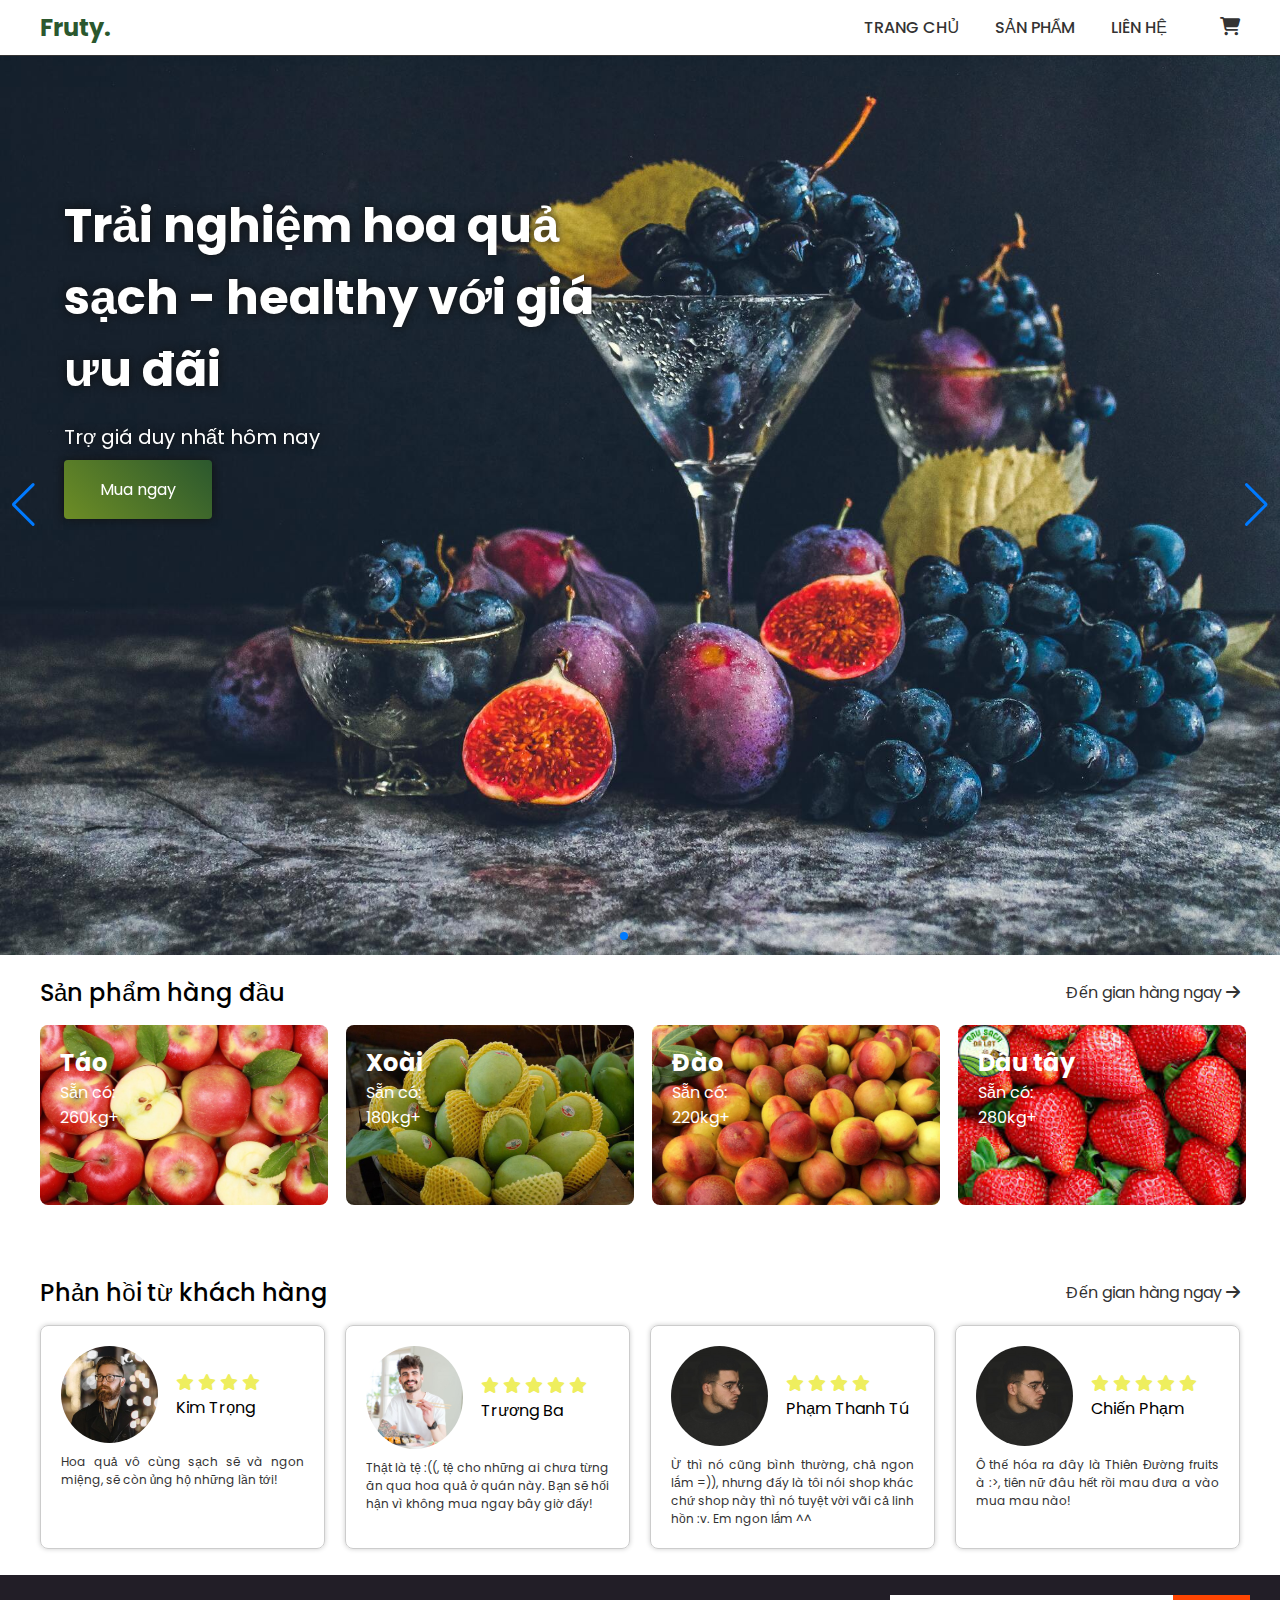
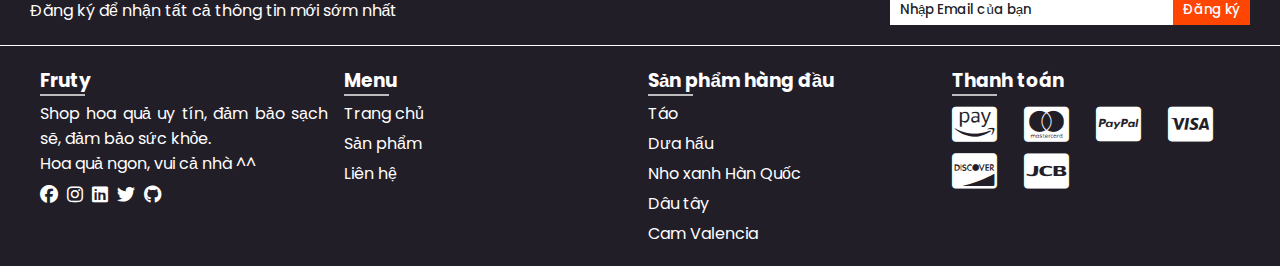
<file: index.html>
<!DOCTYPE html>
<html lang="en">
<head>
    <meta charset="UTF-8">
    <meta http-equiv="X-UA-Compatible" content="IE=edge">
    <meta name="viewport" content="width=device-width, initial-scale=1.0">
    <link rel="shortcut icon" href="./img/logo.jpg" type="image/x-icon">
    <link rel="stylesheet" href="https://cdnjs.cloudflare.com/ajax/libs/font-awesome/6.1.1/css/all.min.css">
    <link rel="stylesheet" href="./header.css">
    <link rel="stylesheet" href="./main.css">
    <link
      rel="stylesheet"
      href="https://unpkg.com/swiper/swiper-bundle.min.css"
    />
    <title>Fruty</title>
</head>
<body>
        <!-- home section start -->
        <div class="home" id="header">
            <!-- navbar -->
            <nav class="navbar">
                <div class="logo">
                    <a href="#">Fruty<span>.</span></a>
                </div>
    
                <ul class="nav-items">
                    <li><a href="#header">Trang chủ</a></li>
                    <li><a href="category.html">Sản phẩm</a></li>
                    <li><a href="contact.html">Liên hệ</a></li>
                    <a href="category.html"><i class="fa-solid fa-cart-shopping"></i></a>
                </ul>
            </nav>
    
            <div class="slider swiper mySwiper">
                <div class="swiper-wrapper">
                    <div class="swiper-slide i1">
                        <div id="hero">
                            <h1>Trải nghiệm hoa quả sạch - healthy với giá ưu đãi</h1>
                            <p>Trợ giá duy nhất hôm nay</p>
                            <div class="btn">
                                <a href="category.html">Mua ngay</a>
                            </div>
                        </div>
                    </div>
                    <div class="swiper-slide i2">
                        <div id="hero">
                            <h1>Trải nghiệm hoa quả sạch - healthy với giá ưu đãi</h1>
                            <p>Trợ giá duy nhất hôm nay</p>
                            <div class="btn">
                                <a href="category.html">Mua ngay</a>
                            </div>
                        </div>
                    </div>
                    <div class="swiper-slide i3">
                        <div id="hero">
                            <h1>Trải nghiệm hoa quả sạch - healthy với giá ưu đãi</h1>
                            <p>Trợ giá duy nhất hôm nay</p>
                            <div class="btn">
                                <a href="category.html">Mua ngay</a>
                            </div>
                        </div>
                    </div>
                </div>
                <div class="swiper-button-next"></div>
                <div class="swiper-button-prev"></div>
                <div class="swiper-pagination"></div>
            </div>
    
        </div>
        <!-- home section end -->

        <div class="content">
            <div class="section-wrap">
                <div class="sub-section-title">
                    <p>Sản phẩm hàng đầu</p>
                    <a href="category.html">Đến gian hàng ngay  <i class="fa-solid fa-arrow-right"></i></a>
                </div>
    
                <div class="products">
                    <div class="fruit apple">
                        <div class="fruit-text">
                            <h2>Táo</h2>
                            <p>Sẵn có:</p>
                            <span>260kg+</span>
                        </div>
                    </div>
    
                    <div class="fruit mango">
                        <div class="fruit-text">
                            <h2>Xoài</h2>
                            <p>Sẵn có: </p>
                            <span>180kg+</span>
                        </div>
                    </div>
    
                    <div class="fruit peach">
                        <div class="fruit-text">
                            <h2>Đào </h2>
                            <p>Sẵn có: </p>
                            <span>220kg+</span>
                        </div>
                    </div>
    
                    <div class="fruit strawberry">
                        <div class="fruit-text">
                            <h2>Dâu tây</h2>
                            <p>Sẵn có: </p>
                            <span>280kg+</span>
                        </div>
                    </div>
                </div>
            </div>

            <div class="section-wrap">
                <div class="sub-section-title">
                    <p>Phản hồi từ khách hàng</p>
                    <a href="category.html">Đến gian hàng ngay  <i class="fa-solid fa-arrow-right"></i></a>
                </div>
    
                <div class="customer-fbs">
                    <div class="feedback">
                        <div class="customer-disc">
                            <img src="./img/customer_1.jpg" alt="">
                            <div class="review">
                                <p class="star">
                                    <i class="fa-solid fa-star"></i>
                                    <i class="fa-solid fa-star"></i>
                                    <i class="fa-solid fa-star"></i>
                                    <i class="fa-solid fa-star"></i>
                                </p>
                                <p>Kim Trọng</p>
                            </div>
                        </div>
                        <div class="customer-cmt">
                            <p>Hoa quả vô cùng sạch sẽ và ngon miệng, sẽ còn ủng hộ những lần tới! </p>
                        </div>
                    </div>

                    <div class="feedback">
                        <div class="customer-disc">
                            <img src="./img/customer_2.jpg" alt="">
                            <div class="review">
                                <p class="star">
                                    <i class="fa-solid fa-star"></i>
                                    <i class="fa-solid fa-star"></i>
                                    <i class="fa-solid fa-star"></i>
                                    <i class="fa-solid fa-star"></i>
                                    <i class="fa-solid fa-star"></i>
                                </p>
                                <p>Trương Ba</p>
                            </div>
                        </div>
                        <div class="customer-cmt">
                            <p>Thật là tệ :((, tệ cho những ai chưa từng ăn qua hoa quả ở quán này. Bạn sẽ hối hận vì không mua ngay bây giờ đấy!</p>
                        </div>
                    </div>

                    <div class="feedback">
                        <div class="customer-disc">
                            <img src="./img/customer_4.jpg" alt="">
                            <div class="review">
                                <p class="star">
                                    <i class="fa-solid fa-star"></i>
                                    <i class="fa-solid fa-star"></i>
                                    <i class="fa-solid fa-star"></i>
                                    <i class="fa-solid fa-star"></i>
                                </p>
                                <p>Phạm Thanh Tú</p>
                            </div>
                        </div>
                        <div class="customer-cmt">
                            <p>Ừ thì nó cũng bình thường, chả ngon lắm =)), nhưng đấy là tôi nói shop khác chứ shop này thì nó tuyệt vời vãi cả linh hồn :v. Em ngon lắm ^^ </p>
                        </div>
                    </div>

                    <div class="feedback">
                        <div class="customer-disc">
                            <img src="./img/customer_4.jpg" alt="">
                            <div class="review">
                                <p class="star">
                                    <i class="fa-solid fa-star"></i>
                                    <i class="fa-solid fa-star"></i>
                                    <i class="fa-solid fa-star"></i>
                                    <i class="fa-solid fa-star"></i>
                                    <i class="fa-solid fa-star"></i>
                                </p>
                                <p>Chiến Phạm</p>
                            </div>
                        </div>
                        <div class="customer-cmt">
                            <p>Ô thế hóa ra đây là Thiên Đường fruits à :>, tiên nữ đâu hết rồi mau đưa a vào mua mau nào!</p>
                        </div>
                    </div>
                </div>
            </div>
            
        </div>
        <footer>
            <div class="subcribe-section">
                <p>Đăng ký để nhận tất cả thông tin mới sớm nhất</p>
                <form class="input-form">
                    <input type="text" placeholder="Nhập Email của bạn" required>
                    <button type="submit">Đăng ký</button>
                </form>
            </div>

            <div class="more-in4-section">
                <div class="fruty">
                    <h3>
                        Fruty
                        <p class="boder-bt"></p>
                    </h3>
                    <p>Shop hoa quả uy tín, đảm bảo sạch sẽ, đảm bảo sức khỏe. <br>Hoa quả ngon, vui cả nhà ^^</p>
                    <a href="#"><i class="fa-brands fa-facebook"></i></a>
                    <a href="#"><i class="fa-brands fa-instagram"></i></a>
                    <a href="#"><i class="fa-brands fa-linkedin"></i></a>
                    <a href="#"><i class="fa-brands fa-twitter"></i></a>
                    <a href="#"><i class="fa-brands fa-github"></i></a>
                </div>
    
                <div class="menu">
                    <h3>
                        Menu
                        <p class="boder-bt"></p>
                    </h3>
                    <p><a href="index.html">Trang chủ</a></p>
                    <p><a href="category.html">Sản phẩm</a></p>
                    <p><a href="contact.html">Liên hệ</a></p>
                </div>
    
                <div class="top-prod">
                    <h3>
                        Sản phẩm hàng đầu
                        <p class="boder-bt"></p>
                    </h3>
                    <p>Táo</p>
                    <p>Dưa hấu</p>
                    <p>Nho xanh Hàn Quốc</p>
                    <p>Dâu tây</p>
                    <p>Cam Valencia</p>
                </div>
                
                <div class="payment">
                    <h3>
                        Thanh toán
                        <p class="boder-bt"></p>
                    </h3>
                    <div class="pay-method">
                        <p><i class="fa-brands fa-cc-amazon-pay"></i></p>
                        <p><i class="fa-brands fa-cc-mastercard"></i></p>
                        <p><i class="fa-brands fa-cc-paypal"></i></p>
                        <p><i class="fa-brands fa-cc-visa"></i></p>
                        <p><i class="fa-brands fa-cc-discover"></i></p>
                        <p><i class="fa-brands fa-cc-jcb"></i></p>
                    </div>
                </div>
            </div>
        </footer>
        <script src="https://unpkg.com/swiper/swiper-bundle.min.js"></script>
        <script src="./js/main.js"></script>    
</body>
</html>
</file>
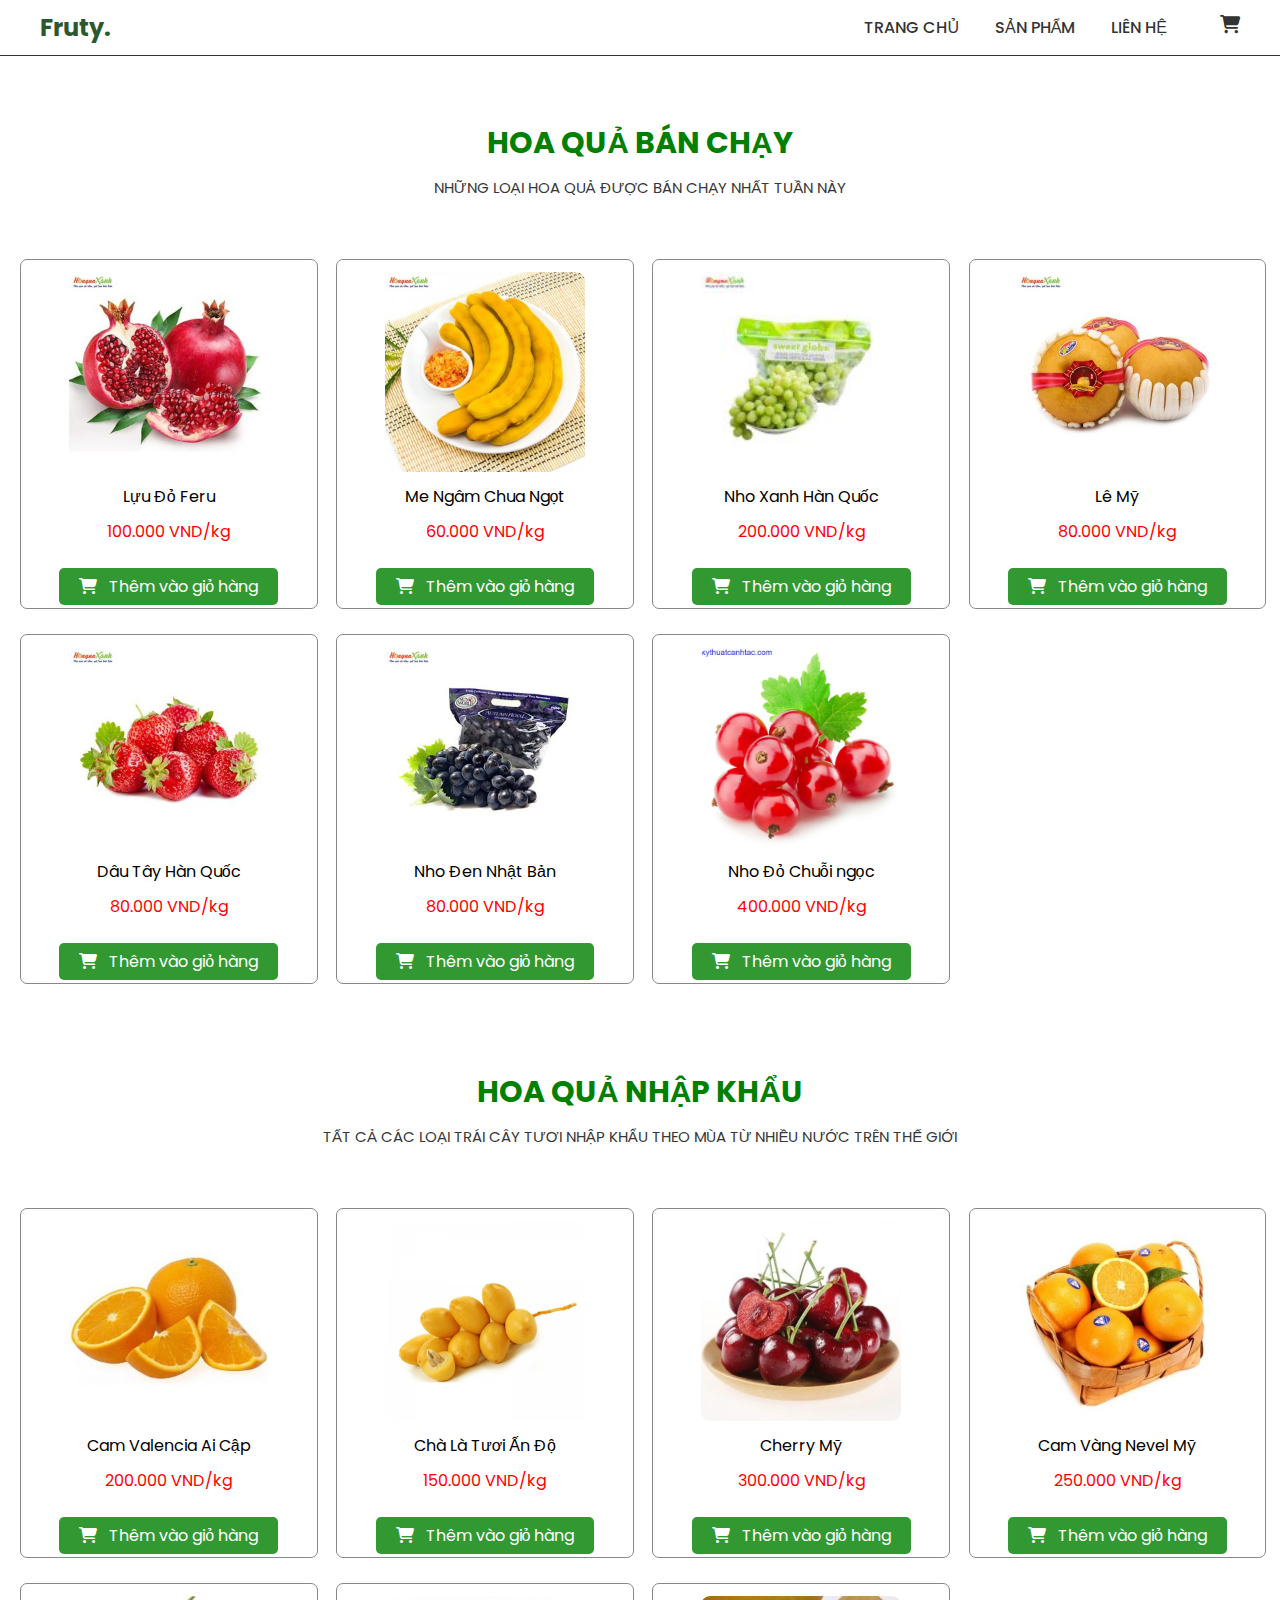
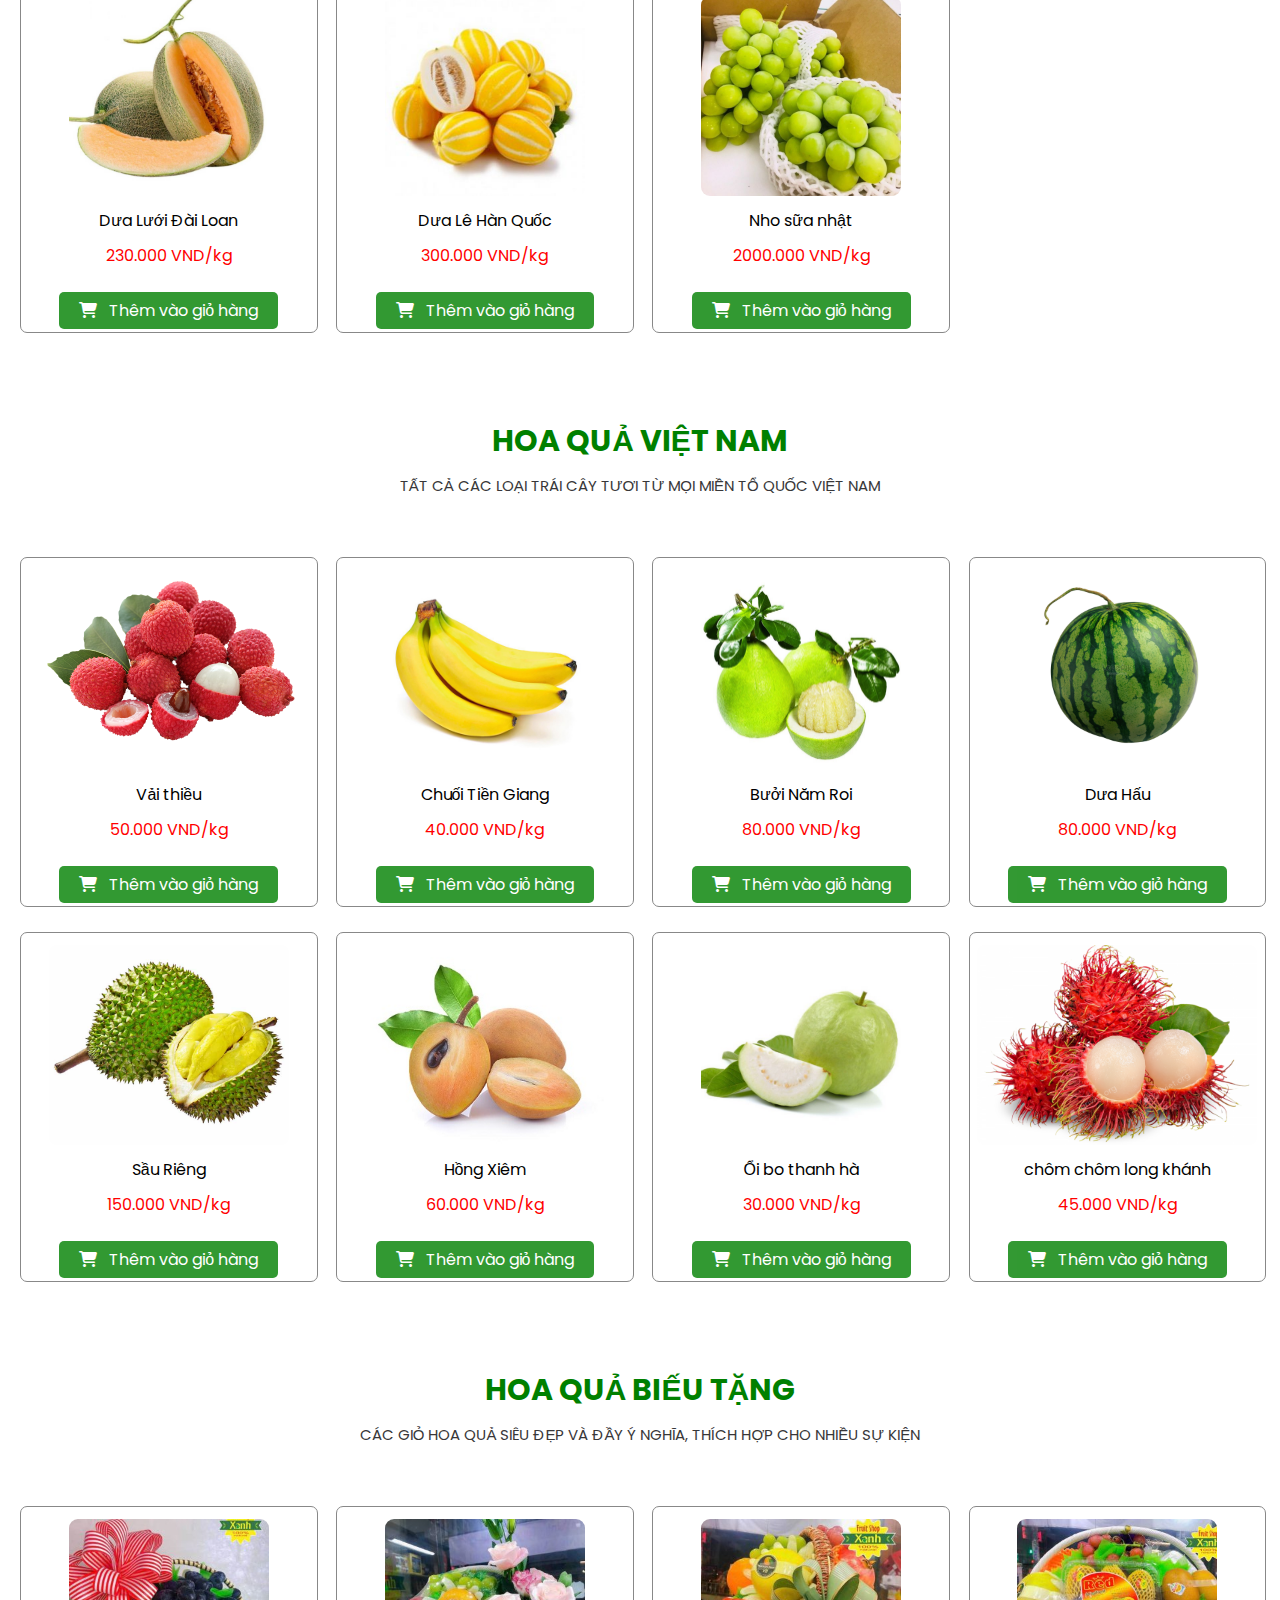
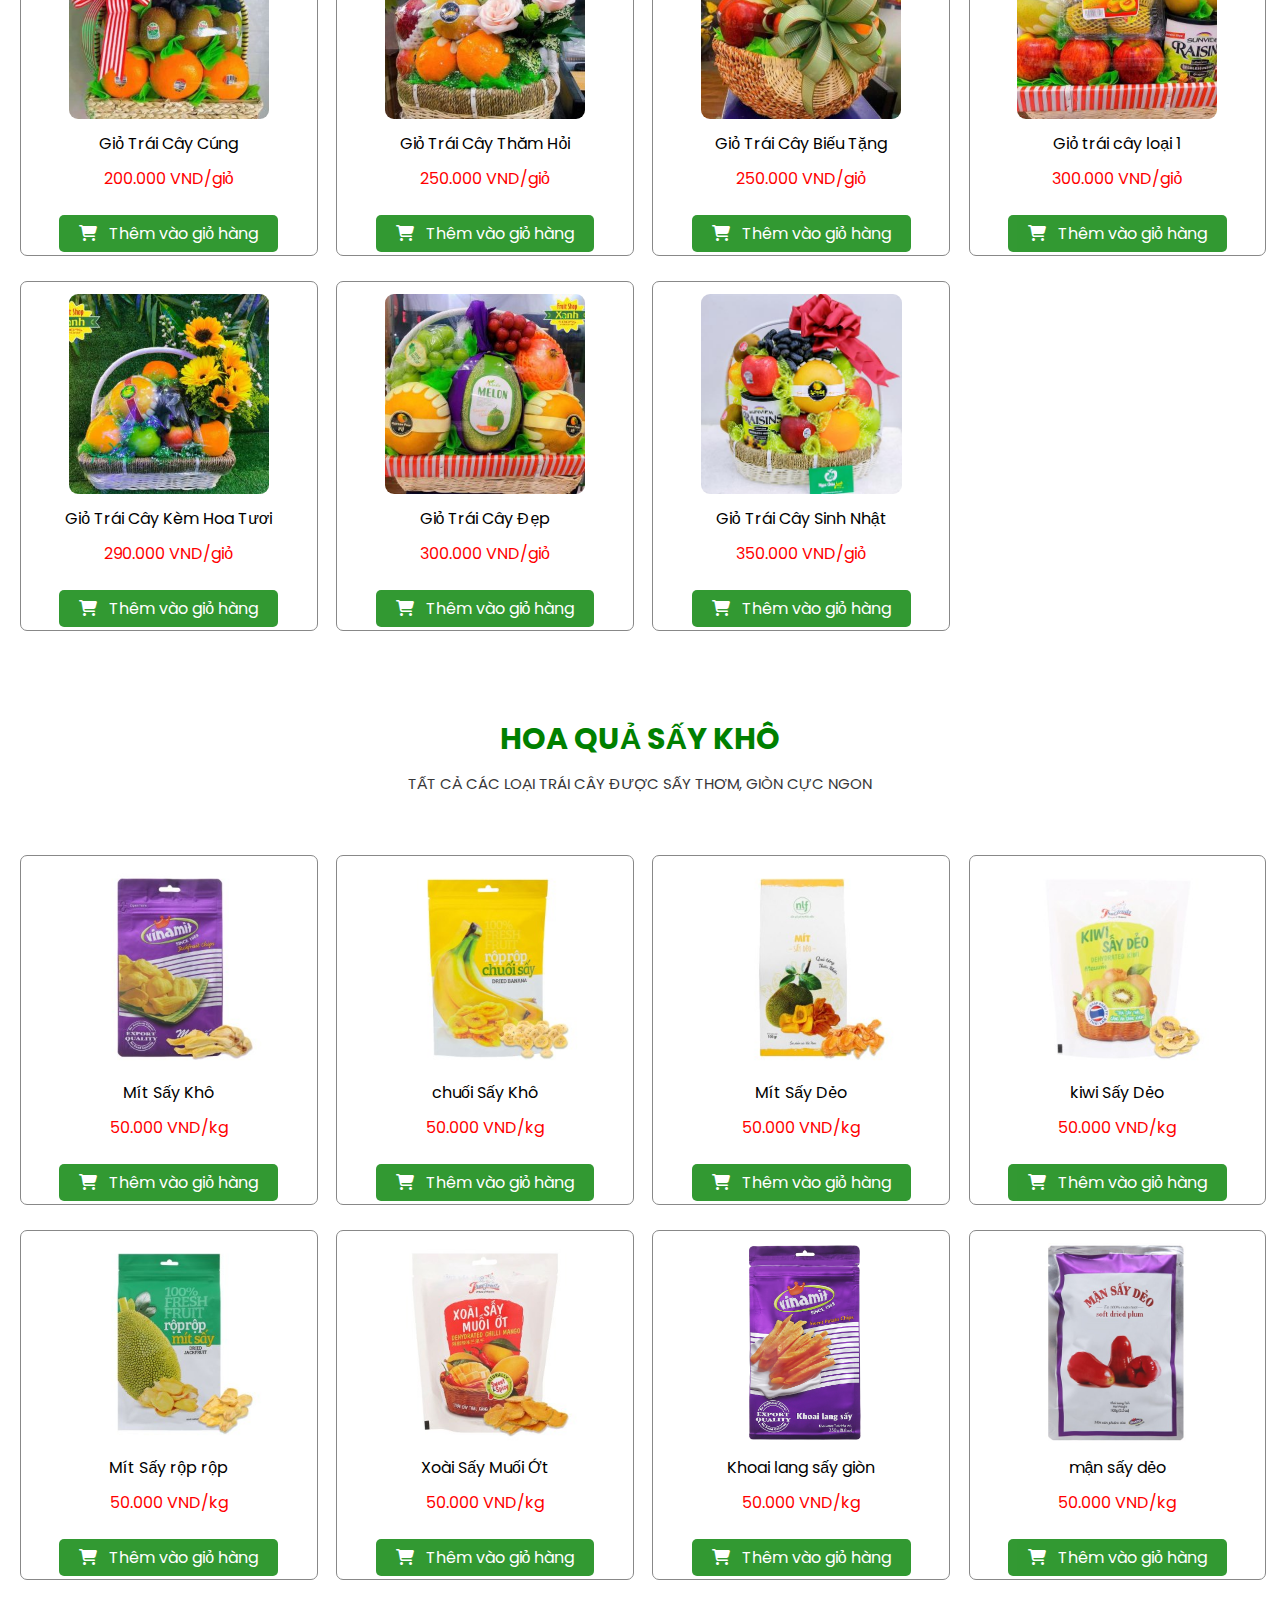
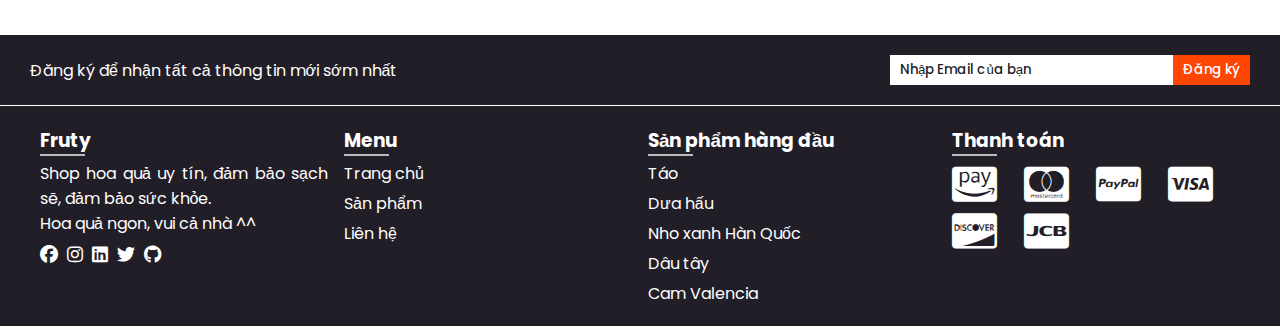
<file: category.html>
<!DOCTYPE html>
<html lang="en">
<head>
    <meta charset="UTF-8">
    <meta http-equiv="X-UA-Compatible" content="IE=edge">
    <meta name="viewport" content="width=device-width, initial-scale=1.0">
    <title>Sản Phẩm</title>

    <link rel="shortcut icon" href="./img/logo.jpg" type="image/x-icon">
    <link rel="stylesheet" href="https://cdnjs.cloudflare.com/ajax/libs/font-awesome/6.1.1/css/all.min.css">
    <link rel="stylesheet" href="./header.css">
    <link rel="stylesheet" href="./category.css">
    <link
      rel="stylesheet"
      href="https://unpkg.com/swiper/swiper-bundle.min.css"
    />
</head>
<body>
    <!-- Header section start -->
    <header class="header" id="header">
        <nav class="navbar">
                <div class="logo">
                    <a href="index.html">Fruty<span>.</span></a>
                </div>
    
                <ul class="nav-items">
                    <li><a href="index.html">Trang chủ</a></li>
                    <li><a href="category.html">Sản phẩm</a></li>
                    <li><a href="contact.html">Liên hệ</a></li>
                    <i class="fa-solid fa-cart-shopping" id="cart-icon"></i>
                </ul>
            </nav>
        
        <div class="cart_main">
            <h2 class="cart-title">Giỏ hàng của bạn</h2>
            <!-- content -->
            <div class="cart-content" id="itemstorage">
                
            </div>
            <!-- total -->
            <div class="total">
                <div class="total-title">Tổng: </div>
                <div class="total-price">0</div>
            </div>
            <!-- Buy btn -->
            <button type="button" class="btn-buy">Thanh toán ngay</button>
            <!-- cart close -->
            <i class="fa-solid fa-xmark" id="close-cart"></i>   
        </div>
    </header>
    <!-- Header section end -->

    <div class="category">
        <div class="heading" id="trend_fruit">
            <h1 class="heading1">hoa quả bán chạy</h1>
            <p style="margin-top: 10px;">những loại hoa quả được bán chạy nhất tuần này</p>
        </div>

        <div class="fruits">
            <div class="fruit">
                <img src="./img/25.jpg" alt="" class="product-img">
                <p class="product-title">Lựu Đỏ Feru</p>
                <p class="price">100.000 VND/kg</p>
                <a class="button add-cart">
                    <i class="fa-solid fa-cart-shopping"></i>
                    Thêm vào giỏ hàng
                </a>
            </div>

            <div class="fruit">
                <img src="./img/26.jpg" alt="" class="product-img">
                <p class="product-title">Me Ngâm Chua Ngọt</p>
                <p class="price">60.000 VND/kg</p>
                <a class="button add-cart">
                    <i class="fa-solid fa-cart-shopping"></i>
                    Thêm vào giỏ hàng
                </a>
            </div>

            <div class="fruit">
                <img src="./img/27.jpg" alt="" class="product-img">
                <p class="product-title">Nho Xanh Hàn Quốc</p>
                <p class="price">200.000 VND/kg</p>
                <a class="button add-cart">
                    <i class="fa-solid fa-cart-shopping"></i>
                    Thêm vào giỏ hàng
                </a>
            </div>

            <div class="fruit">
                <img src="./img/28.jpg" alt="" class="product-img">
                <p class="product-title">Lê Mỹ</p>
                <p class="price">80.000 VND/kg</p>
                <a class="button add-cart">
                    <i class="fa-solid fa-cart-shopping"></i>
                    Thêm vào giỏ hàng
                </a>
            </div>

            <div class="fruit">
                <img src="./img/29.jpg" alt="" class="product-img">
                <p class="product-title">Dâu Tây Hàn Quốc</p>
                <p class="price">80.000 VND/kg</p>
                <a class="button add-cart">
                    <i class="fa-solid fa-cart-shopping"></i>
                    Thêm vào giỏ hàng
                </a>
            </div>

            <div class="fruit">
                <img src="./img/30.jpg" alt="" class="product-img">
                <p class="product-title">Nho Đen Nhật Bản</p>
                <p class="price">80.000 VND/kg</p>
                <a class="button add-cart">
                    <i class="fa-solid fa-cart-shopping"></i>
                    Thêm vào giỏ hàng
                </a>
            </div>

            <div class="fruit">
                <img src="./img/36.jpg" alt="" class="product-img">
                <p class="product-title">Nho Đỏ Chuỗi ngọc</p>
                <p class="price">400.000 VND/kg</p>
                <a class="button add-cart">
                    <i class="fa-solid fa-cart-shopping"></i>
                    Thêm vào giỏ hàng
                </a>
            </div>
        </div>
    </div>

    <div class="category">
        <div class="heading" id="import_fruit">
            <h1>hoa quả nhập khẩu</h1>
            <p style="margin-top: 10px;">tất cả các loại trái cây tươi nhập khẩu theo mùa từ nhiều nước trên thế giới</p>
        </div>

        <div class="fruits">
            <div class="fruit">
                <img src="./img/1.jpg" alt="" class="product-img">
                <p class="product-title">Cam Valencia Ai Cập</p>
                <p class="price">200.000 VND/kg</p>
                <a class="button add-cart">
                    <i class="fa-solid fa-cart-shopping"></i>
                    Thêm vào giỏ hàng
                </a>
            </div>

            <div class="fruit">
                <img src="./img/2.jpg" alt="" class="product-img">
                <p class="product-title">Chà Là Tươi Ấn Độ</p>
                <p class="price">150.000 VND/kg</p>
                <a class="button add-cart">
                    <i class="fa-solid fa-cart-shopping"></i>
                    Thêm vào giỏ hàng
                </a>
            </div>

            <div class="fruit">
                <img src="./img/3.jpg" alt="" class="product-img">
                <p class="product-title">Cherry Mỹ</p>
                <p class="price">300.000 VND/kg</p>
                <a class="button add-cart">
                    <i class="fa-solid fa-cart-shopping"></i>
                    Thêm vào giỏ hàng
                </a>
            </div>

            <div class="fruit">
                <img src="./img/4.jpg" alt="" class="product-img">
                <p class="product-title">Cam Vàng Nevel Mỹ</p>
                <p class="price">250.000 VND/kg</p>
                <a class="button add-cart">
                    <i class="fa-solid fa-cart-shopping"></i>
                    Thêm vào giỏ hàng
                </a>
            </div>

            <div class="fruit">
                <img src="./img/5.jpg" alt="" class="product-img">
                <p class="product-title">Dưa Lưới Đài Loan</p>
                <p class="price">230.000 VND/kg</p>
                <a class="button add-cart">
                    <i class="fa-solid fa-cart-shopping"></i>
                    Thêm vào giỏ hàng
                </a>
            </div>

            <div class="fruit">
                <img src="./img/6.jpg" alt="" class="product-img">
                <p class="product-title">Dưa Lê Hàn Quốc</p>
                <p class="price">300.000 VND/kg</p>
                <a class="button add-cart">
                    <i class="fa-solid fa-cart-shopping"></i>
                    Thêm vào giỏ hàng
                </a>
            </div>

            <div class="fruit">
                <img src="./img/37.jpg" alt="" class="product-img">
                <p class="product-title">Nho sữa nhật</p>
                <p class="price">2000.000 VND/kg</p>
                <a class="button add-cart">
                    <i class="fa-solid fa-cart-shopping"></i>
                    Thêm vào giỏ hàng
                </a>
            </div>
        </div>
    </div>

    <div class="category">
        <div class="heading" id="vn_fruit">
            <h1>hoa quả việt nam</h1>
            <p style="margin-top: 10px;">tất cả các loại trái cây tươi từ mọi miền tổ quốc việt nam</p>
        </div>

        <div class="fruits">
            <div class="fruit">
                <img src="./img/7.jpg" alt="" class="product-img">
                <p class="product-title">Vải thiều </p>
                <p class="price">50.000 VND/kg</p>
                <a class="button add-cart">
                    <i class="fa-solid fa-cart-shopping"></i>
                    Thêm vào giỏ hàng
                </a>
            </div>

            <div class="fruit">
                <img src="./img/8.jpg" alt="" class="product-img">
                <p class="product-title">Chuối Tiền Giang</p>
                <p class="price">40.000 VND/kg</p>
                <a class="button add-cart">
                    <i class="fa-solid fa-cart-shopping"></i>
                    Thêm vào giỏ hàng
                </a>
            </div>

            <div class="fruit">
                <img src="./img/9.jpg" alt="" class="product-img">
                <p class="product-title">Bưởi Năm Roi</p>
                <p class="price">80.000 VND/kg</p>
                <a class="button add-cart">
                    <i class="fa-solid fa-cart-shopping"></i>
                    Thêm vào giỏ hàng
                </a>
            </div>

            <div class="fruit">
                <img src="./img/10.jpg" alt="" class="product-img">
                <p class="product-title">Dưa Hấu</p>
                <p class="price">80.000 VND/kg</p>
                <a class="button add-cart">
                    <i class="fa-solid fa-cart-shopping"></i>
                    Thêm vào giỏ hàng
                </a>
            </div>

            <div class="fruit">
                <img src="./img/11.jpg" alt="" class="product-img">
                <p class="product-title">Sầu Riêng</p>
                <p class="price">150.000 VND/kg</p>
                <a class="button add-cart">
                    <i class="fa-solid fa-cart-shopping"></i>
                    Thêm vào giỏ hàng
                </a>
            </div>

            <div class="fruit">
                <img src="./img/12.jpg" alt="" class="product-img">
                <p class="product-title">Hồng Xiêm</p>
                <p class="price">60.000 VND/kg</p>
                <a class="button add-cart">
                    <i class="fa-solid fa-cart-shopping"></i>
                    Thêm vào giỏ hàng
                </a>
            </div>

            <div class="fruit">
                <img src="./img/34.jpg" alt="" class="product-img">
                <p class="product-title">Ổi bo thanh hà</p>
                <p class="price">30.000 VND/kg</p>
                <a class="button add-cart">
                    <i class="fa-solid fa-cart-shopping"></i>
                    Thêm vào giỏ hàng
                </a>
            </div>

            <div class="fruit">
                <img src="./img/35.jpg" alt="" class="product-img">
                <p class="product-title">chôm chôm long khánh</p>
                <p class="price">45.000 VND/kg</p>
                <a class="button add-cart">
                    <i class="fa-solid fa-cart-shopping"></i>
                    Thêm vào giỏ hàng
                </a>
            </div>
        </div>
    </div>

    <div class="category">
        <div class="heading" id="gift_fruit">
            <h1>Hoa quả biếu tặng</h1>
            <p style="margin-top: 10px;">các giỏ hoa quả siêu đẹp và đầy ý nghĩa, thích hợp cho nhiều sự kiện</p>
        </div>

        <div class="fruits">
            <div class="fruit">
                <img src="./img/13.jpg" alt="" class="product-img">
                <p class="product-title">Giỏ Trái Cây Cúng</p>
                <p class="price">200.000 VND/giỏ</p>
                <a class="button add-cart">
                    <i class="fa-solid fa-cart-shopping"></i>
                    Thêm vào giỏ hàng
                </a>
            </div>

            <div class="fruit">
                <img src="./img/14.jpg" alt="" class="product-img">
                <p class="product-title">Giỏ Trái Cây Thăm Hỏi</p>
                <p class="price">250.000 VND/giỏ</p>
                <a class="button add-cart">
                    <i class="fa-solid fa-cart-shopping"></i>
                    Thêm vào giỏ hàng
                </a>
            </div>

            <div class="fruit">
                <img src="./img/15.jpg" alt="" class="product-img">
                <p class="product-title">Giỏ Trái Cây Biếu Tặng</p>
                <p class="price">250.000 VND/giỏ</p>
                <a class="button add-cart">
                    <i class="fa-solid fa-cart-shopping"></i>
                    Thêm vào giỏ hàng
                </a>
            </div>

            <div class="fruit">
                <img src="./img/16.jpg" alt="" class="product-img">
                <p class="product-title">Giỏ trái cây loại 1</p>
                <p class="price">300.000 VND/giỏ</p>
                <a class="button add-cart">
                    <i class="fa-solid fa-cart-shopping"></i>
                    Thêm vào giỏ hàng
                </a>
            </div>

            <div class="fruit">
                <img src="./img/17.jpg" alt="" class="product-img">
                <p class="product-title">Giỏ Trái Cây Kèm Hoa Tươi</p>
                <p class="price">290.000 VND/giỏ</p>
                <a class="button add-cart">
                    <i class="fa-solid fa-cart-shopping"></i>
                    Thêm vào giỏ hàng
                </a>
            </div>

            <div class="fruit">
                <img src="./img/18.jpg" alt="" class="product-img">
                <p class="product-title">Giỏ Trái Cây Đẹp</p>
                <p class="price">300.000 VND/giỏ</p>
                <a class="button add-cart">
                    <i class="fa-solid fa-cart-shopping"></i>
                    Thêm vào giỏ hàng
                </a>
            </div>

            <div class="fruit">
                <img src="./img/33.jpg" alt="" class="product-img">
                <p class="product-title">Giỏ Trái Cây Sinh Nhật</p>
                <p class="price">350.000 VND/giỏ</p>
                <a class="button add-cart">
                    <i class="fa-solid fa-cart-shopping"></i>
                    Thêm vào giỏ hàng
                </a>
            </div>
        </div>
    </div>

    <div class="category">
        <div class="heading" id="fry_fruit">
            <h1>Hoa quả sấy khô</h1>
            <p style="margin-top: 10px;">tất cả các loại trái cây được sấy thơm, giòn cực ngon</p>
        </div>

        <div class="fruits">
            <div class="fruit">
                <img src="./img/19.jpg" alt="" class="product-img">
                <p class="product-title">Mít Sấy Khô</p>
                <p class="price">50.000 VND/kg</p>
                <a class="button add-cart">
                    <i class="fa-solid fa-cart-shopping"></i>
                    Thêm vào giỏ hàng
                </a>
            </div>

            <div class="fruit">
                <img src="./img/20.jpg" alt="" class="product-img">
                <p class="product-title">chuối Sấy Khô</p>
                <p class="price">50.000 VND/kg</p>
                <a class="button add-cart">
                    <i class="fa-solid fa-cart-shopping"></i>
                    Thêm vào giỏ hàng
                </a>
            </div>

            <div class="fruit">
                <img src="./img/21.jpg" alt="" class="product-img">
                <p class="product-title">Mít Sấy Dẻo</p>
                <p class="price">50.000 VND/kg</p>
                <a class="button add-cart">
                    <i class="fa-solid fa-cart-shopping"></i>
                    Thêm vào giỏ hàng
                </a>
            </div>

            <div class="fruit">
                <img src="./img/22.jpg" alt="" class="product-img">
                <p class="product-title">kiwi Sấy Dẻo</p>
                <p class="price">50.000 VND/kg</p>
                <a class="button add-cart">
                    <i class="fa-solid fa-cart-shopping"></i>
                    Thêm vào giỏ hàng
                </a>
            </div>

            <div class="fruit">
                <img src="./img/23.jpg" alt="" class="product-img">
                <p class="product-title">Mít Sấy rộp rộp</p>
                <p class="price">50.000 VND/kg</p>
                <a class="button add-cart">
                    <i class="fa-solid fa-cart-shopping"></i>
                    Thêm vào giỏ hàng
                </a>
            </div>

            <div class="fruit">
                <img src="./img/24.jpg" alt="" class="product-img">
                <p class="product-title">Xoài Sấy Muối Ớt</p>
                <p class="price">50.000 VND/kg</p>
                <a class="button add-cart">
                    <i class="fa-solid fa-cart-shopping"></i>
                    Thêm vào giỏ hàng
                </a>
            </div>

            <div class="fruit">
                <img src="./img/31.jpg" alt="" class="product-img">
                <p class="product-title">Khoai lang sấy giòn</p>
                <p class="price">50.000 VND/kg</p>
                <a class="button add-cart">
                    <i class="fa-solid fa-cart-shopping"></i>
                    Thêm vào giỏ hàng
                </a>
            </div>

            <div class="fruit">
                <img src="./img/32.jpg" alt="" class="product-img">
                <p class="product-title">mận sấy dẻo</p>
                <p class="price">50.000 VND/kg</p>
                <a class="button add-cart">
                    <i class="fa-solid fa-cart-shopping"></i>
                    Thêm vào giỏ hàng
                </a>
            </div>
        </div>
    </div>

    <footer>
        <div class="subcribe-section">
            <p>Đăng ký để nhận tất cả thông tin mới sớm nhất</p>
            <form class="input-form">
                <input type="text" placeholder="Nhập Email của bạn" required>
                <button type="submit">Đăng ký</button>
            </form>
        </div>

        <div class="more-in4-section">
            <div class="fruty">
                <h3>
                    Fruty
                    <p class="boder-bt"></p>
                </h3>
                <p>Shop hoa quả uy tín, đảm bảo sạch sẽ, đảm bảo sức khỏe. <br>Hoa quả ngon, vui cả nhà ^^</p>
                <a href="#"><i class="fa-brands fa-facebook"></i></a>
                <a href="#"><i class="fa-brands fa-instagram"></i></a>
                <a href="#"><i class="fa-brands fa-linkedin"></i></a>
                <a href="#"><i class="fa-brands fa-twitter"></i></a>
                <a href="#"><i class="fa-brands fa-github"></i></a>
            </div>

            <div class="menu">
                <h3>
                    Menu
                    <p class="boder-bt"></p>
                </h3>
                <p><a href="index.html">Trang chủ</a></p>
                <p><a href="category.html">Sản phẩm</a></p>
                <p><a href="contact.html">Liên hệ</a></p>
            </div>

            <div class="top-prod">
                <h3>
                    Sản phẩm hàng đầu
                    <p class="boder-bt"></p>
                </h3>
                <p>Táo</p>
                <p>Dưa hấu</p>
                <p>Nho xanh Hàn Quốc</p>
                <p>Dâu tây</p>
                <p>Cam Valencia</p>
            </div>
            
            <div class="payment">
                <h3>
                    Thanh toán
                    <p class="boder-bt"></p>
                </h3>
                <div class="pay-method">
                    <p><i class="fa-brands fa-cc-amazon-pay"></i></p>
                    <p><i class="fa-brands fa-cc-mastercard"></i></p>
                    <p><i class="fa-brands fa-cc-paypal"></i></p>
                    <p><i class="fa-brands fa-cc-visa"></i></p>
                    <p><i class="fa-brands fa-cc-discover"></i></p>
                    <p><i class="fa-brands fa-cc-jcb"></i></p>
                </div>
            </div>
        </div>
    </footer>
    <script src="./js/cate.js"></script>
</body>
</file>
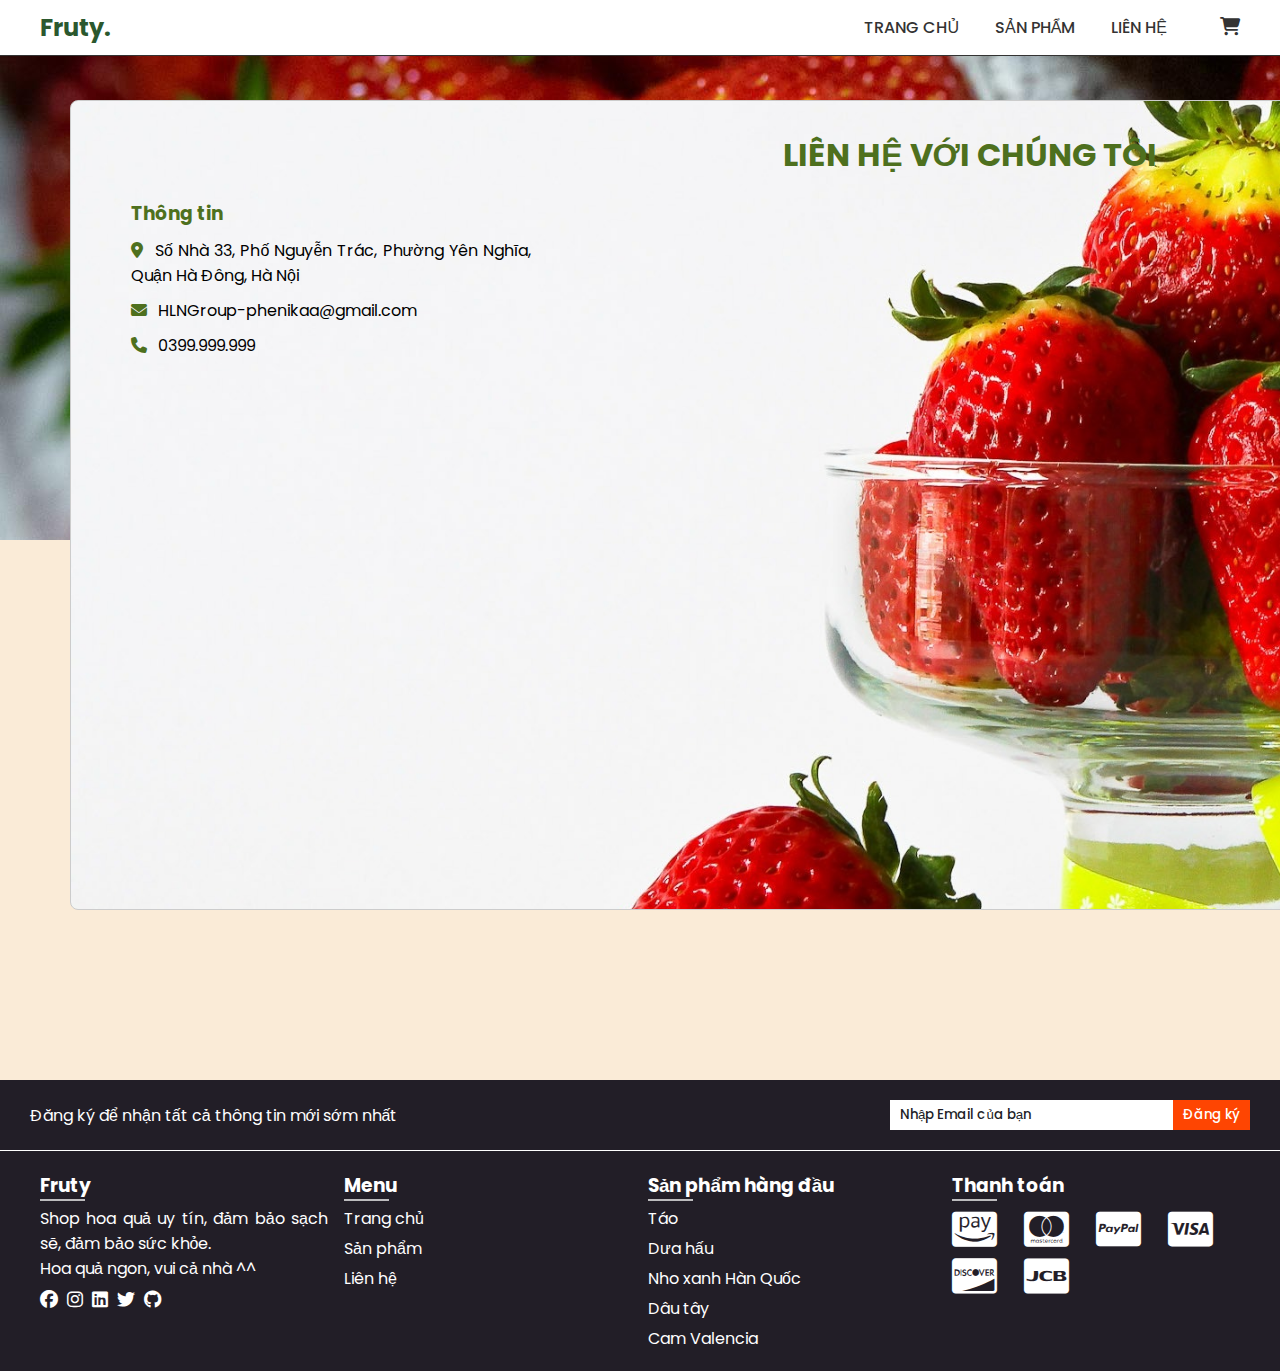
<file: contact.html>
<!DOCTYPE html>
<html lang="en">
<head>
    <meta charset="UTF-8">
    <meta http-equiv="X-UA-Compatible" content="IE=edge">
    <meta name="viewport" content="width=device-width, initial-scale=1.0">
    <link rel="shortcut icon" href="./img/logo.jpg" type="image/x-icon">
    <link rel="stylesheet" href="https://cdnjs.cloudflare.com/ajax/libs/font-awesome/6.1.1/css/all.min.css">
    <link rel="stylesheet" href="./header.css">
    <link rel="stylesheet" href="./contact.css">
    <title>Liên hệ</title>
</head>
<body>
    <header class="header" id="header">
        <nav class="navbar">
            <div class="logo">
                <a href="index.html">Fruty<span>.</span></a>
            </div>

            <ul class="nav-items">
                <li><a href="index.html">Trang chủ</a></li>
                <li><a href="category.html">Sản phẩm</a></li>
                <li><a href="contact.html">Liên hệ</a></li>
                <a href="category.html"><i class="fa-solid fa-cart-shopping"></i></a>
            </ul>
        </nav>
    </header>

    <div class="contact-area">
        <div class="contact-form">
            <h1>Liên hệ với chúng tôi</h1>
            <div class="form-box">
                <div class="info">
                    <h3>Thông tin</h3>
                    <p><i class="fa-solid fa-location-dot"></i> Số Nhà 33, Phố Nguyễn Trác, Phường Yên Nghĩa, Quận Hà Đông, Hà Nội</p>
                    <p><i class="fa-solid fa-envelope"></i> HLNGroup-phenikaa@gmail.com</p>
                    <p><i class="fa-solid fa-phone"></i> 0399.999.999</p>
                </div>
                <form class="form">
                    <div class="name">
                        <input type="text" name="" placeholder="First Name" required>
                        <input type="text" name="" placeholder="Last Name" required>
                    </div>
                    <div>
                        <input type="email" name="" placeholder="Email" id="" required>
                    </div>
                    <textarea name="" id="" cols="30" rows="10" placeholder="Message"></textarea>
                    <button class="btn" onclick="button()">send</button>
                </form>
            </div>
        </div>
        <div class="bg-color">
        </div>
    </div>

    <footer>
        <div class="subcribe-section">
            <p>Đăng ký để nhận tất cả thông tin mới sớm nhất</p>
            <form class="input-form">
                <input type="text" placeholder="Nhập Email của bạn" required>
                <button type="submit">Đăng ký</button>
            </form>
        </div>

        <div class="more-in4-section">
            <div class="fruty">
                <h3>
                    Fruty
                    <p class="boder-bt"></p>
                </h3>
                <p>Shop hoa quả uy tín, đảm bảo sạch sẽ, đảm bảo sức khỏe. <br>Hoa quả ngon, vui cả nhà ^^</p>
                <a href="#"><i class="fa-brands fa-facebook"></i></a>
                <a href="#"><i class="fa-brands fa-instagram"></i></a>
                <a href="#"><i class="fa-brands fa-linkedin"></i></a>
                <a href="#"><i class="fa-brands fa-twitter"></i></a>
                <a href="#"><i class="fa-brands fa-github"></i></a>
            </div>

            <div class="menu">
                <h3>
                    Menu
                    <p class="boder-bt"></p>
                </h3>
                <p><a href="index.html">Trang chủ</a></p>
                <p><a href="category.html">Sản phẩm</a></p>
                <p><a href="contact.html">Liên hệ</a></p>
            </div>

            <div class="top-prod">
                <h3>
                    Sản phẩm hàng đầu
                    <p class="boder-bt"></p>
                </h3>
                <p>Táo</p>
                <p>Dưa hấu</p>
                <p>Nho xanh Hàn Quốc</p>
                <p>Dâu tây</p>
                <p>Cam Valencia</p>
            </div>
            
            <div class="payment">
                <h3>
                    Thanh toán
                    <p class="boder-bt"></p>
                </h3>
                <div class="pay-method">
                    <p><i class="fa-brands fa-cc-amazon-pay"></i></p>
                    <p><i class="fa-brands fa-cc-mastercard"></i></p>
                    <p><i class="fa-brands fa-cc-paypal"></i></p>
                    <p><i class="fa-brands fa-cc-visa"></i></p>
                    <p><i class="fa-brands fa-cc-discover"></i></p>
                    <p><i class="fa-brands fa-cc-jcb"></i></p>
                </div>
            </div>
        </div>
    </footer>
    
    <script>

        const button = function() {
                alert('Xin chúc mừng bạn đã gửi thông tin thành công, bạn sẽ nhận được phản hồi từ cửa hàng chúng tôi!');
        };
    </script>
</body>
</file>
<file: header.css>
@import url('https://fonts.googleapis.com/css2?family=Clicker+Script&family=Kaushan+Script&family=Merienda+One&family=Mulish:ital,wght@0,200;0,300;0,400;0,500;0,600;0,700;0,800;0,900;1,200;1,300;1,400;1,500;1,600;1,700;1,800;1,900&family=Nunito:wght@200;300;400;500;600;700&family=Open+Sans:ital,wght@0,300;0,400;0,500;0,600;0,700;1,300;1,400;1,500;1,600;1,700&family=Poppins:ital,wght@0,100;0,200;0,300;0,400;0,500;0,600;0,700;0,800;1,100;1,200;1,300;1,400;1,500;1,600;1,700&family=Roboto:wght@100;300;400;500;700&family=Rubik:wght@300;400;500;600&display=swap');

* {
    margin: 0;
    padding: 0;
    transition: .1s linear;
    scroll-behavior: smooth;
    box-sizing: border-box;
    font-family: 'Poppins', sans-serif;
}

body {
    position: relative;
    min-height: 100vh;
}

html {
    scroll-behavior: smooth;
}

::-webkit-scrollbar {
    width: 5px;
    height: 10px;
}

::-webkit-scrollbar-track {
    border-radius: 10px;
}

::-webkit-scrollbar-thumb {
    background: var(--green-ye);
    border-radius: 10px;
}
  
:root {
    --green-main: #2b582e;
    --green-ye: #4e701e;
    --green: #6d8d25;
    --sub-title: #5d080d;
    --black-title: #333;
}

.navbar {
    display: flex;
    justify-content: space-between;
    align-items: center;
    padding: 10px 40px;
    position: fixed;
    top: 0;
    left: 0;
    right: 0;
    border-bottom: 1px solid #333;
    z-index: 1000;
    background-color: #fff;
}

.navbar .logo a{
    color: var(--green-main);
    text-decoration: none;
    font-weight: bold;
    font-size: 24px;
}

.navbar ul{
    display: flex;
}

.navbar li{
    list-style-type: none;
}

.navbar li a{
    text-decoration: none;
    padding: 18px;
    color: #333;
    text-transform: uppercase;
    font-weight: 500;
    text-align: center;
}

.navbar li a:hover{
    background-color: #4e701e;
    color: #fff;
}

.navbar .nav-items .fa-solid {
    margin-left: 35px;
    font-size: 18px;
    color: #333;
    line-height: 20px;
}

.navbar .nav-items .fa-solid:hover {
    transform: scale(1.3);
    cursor: pointer;
}


.more-in4-section {
    text-align: justify;
    display: grid;
    grid-template-columns: 24% 24% 24% 24%;
    justify-content: space-between;
    padding: 20px 40px;
    color: #fff;
}

.more-in4-section h3{
    margin-bottom: 3px;
    cursor: pointer;
}

.more-in4-section h3:hover .boder-bt {
    width: 70%;
}

.more-in4-section p {
    margin-top: 5px;
}

.more-in4-section a{
    color: #fff;
    text-decoration: none;
}

.more-in4-section .pay-method i:hover,
.more-in4-section p a:hover,
.more-in4-section p i:hover,
.more-in4-section p:hover {
    color: #ad8d5b;
    cursor: pointer;
}

.more-in4-section .fruty p:hover {
    color: #fff;
    cursor: text;
}

.more-in4-section .fruty a i{
    margin-top: 10px;
    margin-right: 5px;
    font-size: 18px;
}

.more-in4-section .pay-method{
    display: grid;
    grid-template-columns: 25% 25% 25% 25%;
}

.more-in4-section .pay-method i{
    font-size: 40px;
}

.more-in4-section .boder-bt {
    border-top: 2px solid rgba(255, 255, 255, .7);
    width: 45px;
    margin-top: -1px;
    transition: .4s ease;
}
</file>
<file: category.css>
:root {
    --green-main: #2b582e;
    --green-ye: #4e701e;
    --yellow: #e8dd76;
    --orange: orange;
    --green: green;
    --blue: #4964a1;
    --white: #fff;
    --bg-color: #fff;
    --main-color: #fd4646;
    --text-color: #171427;
}

/* Cart */
.cart_main {
    position: fixed;
    top: 0;
    z-index: 1000;
    right: -100%;
    width: 350px;
    min-height: 100vh;
    padding: 20px;
    background-color: var(--bg-color);
    box-shadow: -2px 0 4px hsl(0 4% 15% / 10%);
    transform: 0.3s;
}

.cart_main.active {
    right: 0;
    bottom: 0;
    overflow-x: hidden;
    overflow-y: scroll;
}

.cart-title {
    text-align: center;
    font-size: 1.5rem;
    font-weight: 900;
    margin-top: 1.5rem;
    margin-bottom: 3rem;
}

.cart-box {
    display: grid;
    grid-template-columns: 25% 57% 18%;
    align-items: center;
    gap: 1rem;
    margin-top: 1rem;
}

.cart-img {
    width: 80px;
    height: 80px;
    /* margin-right: 35px; */
    object-fit: contain;
    padding: 10px;
}

.cart-price {
    font-weight: 500;
}

.cart-quantity {
    border: 1px solid var(--text-color);
    outline-color: var(--main-color);
    width: 2.4rem;
    text-align: center;
    font-size: 1rem;
}

.cart-remove{
    font-size: 24px;
    color: var(--main-color);
    cursor: pointer;
}

.total {
    display: flex;
    margin-top: 1.5rem;
    justify-content: flex-end;
    border-top: 1px solid var(--text-color);
}

.total-title {
    margin-top: 1rem;
    font-size: 1rem;
    font-weight: 600;
}

.total-price {
    margin-top: 1rem;
    margin-left: 0.5rem;
}

.btn-buy {
    display: flex;
    margin: 1.5rem auto 0 auto;
    padding: 12px 20px;
    border: none;
    background: var(--main-color);
    color: var(--bg-color);
    font-size: 1rem;
    font-weight: 500;
    cursor: pointer;
}

.btn-buy:hover {
    background-color: var(--text-color);
}

.detail-box {
    display: grid;
    row-gap: 0.5rem;
}

.cart-product-title {
    font-size: 1rem;
    text-transform: uppercase;

}

#close-cart {
    position: absolute;
    top: 1rem;
    right: .8rem;
    font-size: 2rem;
    color: var(--text-color);
    cursor: pointer;
}

/* Category */
.category .heading {
    text-align: center;
    margin: 40px 0;
}

.category .heading h1{
    text-transform: uppercase;
    color: var(--green);
    font-weight: bold;
    font-size: 30px;
}

.category .heading .heading1{
    margin-top: 120px;
}

.category .heading p{
    text-transform: uppercase;
    color: #383739;
    font-size: 15px;
}

.category .fruits {
    padding: 20px;
    display: grid;
    column-gap: 1.5%;
    grid-template-columns: 24% 24% 24% 24%;
    text-align: center;
}

.category .fruits .fruit img{
    margin-top: 12px;
    margin-bottom: 5px;
    border-radius: 9px;
    height: 200px;
}

.category .fruits .fruit p{
    text-align: center;
}

.category .fruits .fruit {
    margin-bottom: 25px;
    border: 1px solid #888;
    border-radius: 7px;
    height: 350px;
}

.category .fruits .fruit:hover{
    border: 1px solid #000;
}

.category .fruits .fruit .price{
    color: red;
    margin-top: 10px;
    margin-bottom: 30px;
}

.category .fruits .fruit .button{
    background-color: var(--green);
    opacity: .8;
    padding: 7px 20px;
    align-self: center;
    border-radius: 5px;
    color: var(--white);
    cursor: pointer;
}

.category .fruits .fruit .button:hover{
    opacity: 1;
    cursor: pointer;
}

.category .fruits .fruit .button i{
    margin-right: 8px;
}

footer {
    margin-top: 10px;
    background-color: #221e27;
}

footer .subcribe-section {
    padding: 20px 30px;
    display: flex;
    justify-content: space-between;
    align-items: center;
    color: #fff;
    border-bottom: 1px solid #fff;
}

footer .subcribe-section .input-form{
    background-color: #fff;
}

footer .subcribe-section .input-form input::placeholder {
    color:#221e27;
}

footer .subcribe-section .input-form input,
footer .subcribe-section .input-form button{
    border: none;
    padding: 5px 10px;
    font-weight: 500;
    outline: none;
}

footer .subcribe-section .input-form button{
    color: #fff;
    background-color: #fe4502;
}

footer .subcribe-section .input-form button:hover{
    background-color: #fe0f02;
    cursor: pointer;
}
</file>
<file: contact.css>
.contact-area {
    position: relative;
    padding: 100px;
    height: 100vh;
    background-image: url('./img/contact-bg.jpg');
    z-index: 1;
}

.contact-area .contact-form {
    position: absolute;
    border: 1px solid #ccc;
    background-image: url('./img/contact.png');
    background-size: cover;
    background-position: center;
    border-radius: 8px;
    height: 90vh;
    top: 100px;
    left: 70px;
    padding: 30px 60px;
    width: 200vh;
}

.bg-color {
    position: absolute;
    background-color: antiquewhite;
    height: 60vh;
    top: 60vh;
    transform: translateX(-100px);
    width: 100%;
    z-index: -100;
}

.contact-area .contact-form .form-box .info i,
.contact-area .contact-form h1{
    text-align: center;
    text-transform: uppercase;
    color: var(--green-ye);
}

.contact-area .contact-form .form-box{
    display: flex;
    gap: 40px;
    justify-content: space-between;
    align-items: flex-start;
    margin-top: 20px;
}

.contact-area .contact-form .form-box .info{
    width: 400px;
}

.contact-area .contact-form .form-box .info h3 {
    color: var(--green-ye);
}

.contact-area .contact-form .form-box .info p {
    text-align: justify;
    width: 400px;
    margin-top: 10px;
}

.contact-area .contact-form .form-box .info i {
    margin-right: 7px;
}

.contact-area .contact-form .form {
    width: 500px;
}

.contact-area .contact-form .form textarea,
.contact-area .contact-form .form input{
    width: 100%;
    padding: 7px 10px;
    margin-top: 10px;
    border-radius: 4px;
    border: 1px solid #333;
    background-color: #f7feff;
    outline: none;
}

.contact-area .contact-form .form textarea::placeholder,
.contact-area .contact-form .form input::placeholder{
    color: #333;
    font-weight: 500;
}

.contact-area .contact-form .form .name {
    display: flex;
    gap: 10px;
}

.contact-area .contact-form .form .btn {
    padding: 10px 25px;
    margin-top: 10px;
    color: #fff;
    background-color: var(--green);
    border: 1px solid #333;
    border-radius: 5px;
    font-weight: 500;
    text-transform: uppercase;
}

.contact-area .contact-form .form .btn:hover {
    cursor: pointer;
    background-color: var(--sub-title);
    transform: scale(1.05);
}

footer {
    position: relative;
    top: 20vh;
    background-color: #221e27;
}

footer .subcribe-section {
    padding: 20px 30px;
    display: flex;
    justify-content: space-between;
    align-items: center;
    color: #fff;
    border-bottom: 1px solid #fff;
}

footer .subcribe-section .input-form{
    background-color: #fff;
}

footer .subcribe-section .input-form input::placeholder {
    color:#221e27;
}

footer .subcribe-section .input-form input,
footer .subcribe-section .input-form button{
    border: none;
    padding: 5px 10px;
    font-weight: 500;
    outline: none;
}

footer .subcribe-section .input-form button{
    color: #fff;
    background-color: #fe4502;
}

footer .subcribe-section .input-form button:hover{
    background-color: #fe0f02;
    cursor: pointer;
}
</file>
<file: main.css>
/* Slider */
.slider {
    /* position: relative; */
    margin-top: 55px;
}

.slider .swiper-wrapper .i1 {
    background: url('./img/hero-bg1.jpg') no-repeat;
    background-size: cover;
    height: 100vh;
}

.slider .swiper-wrapper .i2 {
    background: url('./img/hero-bg2.jpg') no-repeat;
    background-size: cover;
    height: 100vh;
}

.slider .swiper-wrapper .i3 {
    background: url('./img/hero-bg3.jpg') no-repeat;
    background-size: cover;
    height: 100vh;
}

#hero {
    position: absolute;
    top: 15%;
    left: 5%;
    width: 45%;
    color: #fff;
    z-index: 2;
}

#hero h1 {
    font-size: 48px;
    text-shadow: 0 0 10px #111;
}

#hero p {
    margin-top: 16px;
    margin-bottom: 25px;
    font-size: 20px;
    width: 100%;
    text-shadow: 0 0 10px #111;
}

#hero a {
    padding: 18px 36px;
    background: linear-gradient(45deg, var(--green), var(--green-main));
    border-radius: 4px;
    box-shadow: 0 0 10px #111;
    text-decoration: none;
    color: #fff;
}

#hero a:hover {
    background: linear-gradient(45deg, var(--green-main), var(--green));
}

.content .section-wrap{
    padding: 20px 40px;
    height: 300px;
}

.sub-section-title {
    display: flex;
    justify-content: space-between;
    align-items: center;
}

.sub-section-title p{
    font-size: 24px;
    font-weight: 500;
}

.sub-section-title a{
    text-decoration: none;
    color: var(--black-title);
}

.sub-section-title a:hover{
    color: var(--sub-title);
    font-weight: 500;
}

.products {
    margin-top: 15px;
    display: grid;
    grid-template-columns: 24% 24% 24% 24%;
    gap: 18px;   
}

.products .apple:hover,
.products .mango:hover,
.products .peach:hover,
.products .strawberry:hover
 {
    transform: scale(1.05);
    cursor: pointer;
}

.products .apple{
    background: url('./img/tao.jpg'), rgba(0, 0, 0, .1);
}

.products .mango{
    background: url('./img/xoai.jpg'), rgba(0, 0, 0, .1);
}

.products .peach{
    background: url('./img/dao.jpg'), rgba(0, 0, 0, .1);
}

.products .strawberry{
    background: url('./img/dautay.jpg'), rgba(0, 0, 0, .1);
}

.products .mango,
.products .peach,
.products .strawberry,
.products .apple{
    background-size: cover;
    background-repeat: no-repeat;
    height: 180px;
    padding: 20px;
    color: #fff;
    border-radius: 8px;
}

.customer-fbs {
    display: flex;
    gap: 20px;
    width: 100%;
}

.customer-fbs .feedback {
    border: 1px solid #ccc;
    padding: 20px;
    margin: 15px 0;
    border-radius: 8px;
    box-shadow: 0 0 5px rgba(0, 0, 0, 0.2);
    width: 100%;
}

.customer-fbs .feedback:hover {
    transform: scale(1.05);
    cursor: pointer;
}

.customer-fbs .feedback .customer-disc{
    display: flex;
    align-items: center;
}

.customer-fbs .feedback .customer-disc .star{
    color: rgb(238, 238, 94);
}

.customer-fbs .feedback .customer-cmt {
    text-align: justify;
    font-size: 12px;
    margin-top: 10px;
    color: var(--black-title);
}

.customer-fbs .feedback img{
    width:40%;
    margin-right: 18px;
    border-radius: 50%;
}

footer {
    margin-top: 20px;
    background-color: #221e27;
}

footer .subcribe-section {
    padding: 20px 30px;
    display: flex;
    justify-content: space-between;
    align-items: center;
    color: #fff;
    border-bottom: 1px solid #fff;
}

footer .subcribe-section .input-form{
    background-color: #fff;
}

footer .subcribe-section .input-form input::placeholder {
    color:#221e27;
}

footer .subcribe-section .input-form input,
footer .subcribe-section .input-form button{
    border: none;
    padding: 5px 10px;
    font-weight: 500;
    outline: none;
}

footer .subcribe-section .input-form button{
    color: #fff;
    background-color: #fe4502;
}

footer .subcribe-section .input-form button:hover{
    background-color: #fe0f02;
    cursor: pointer;
}
</file>
